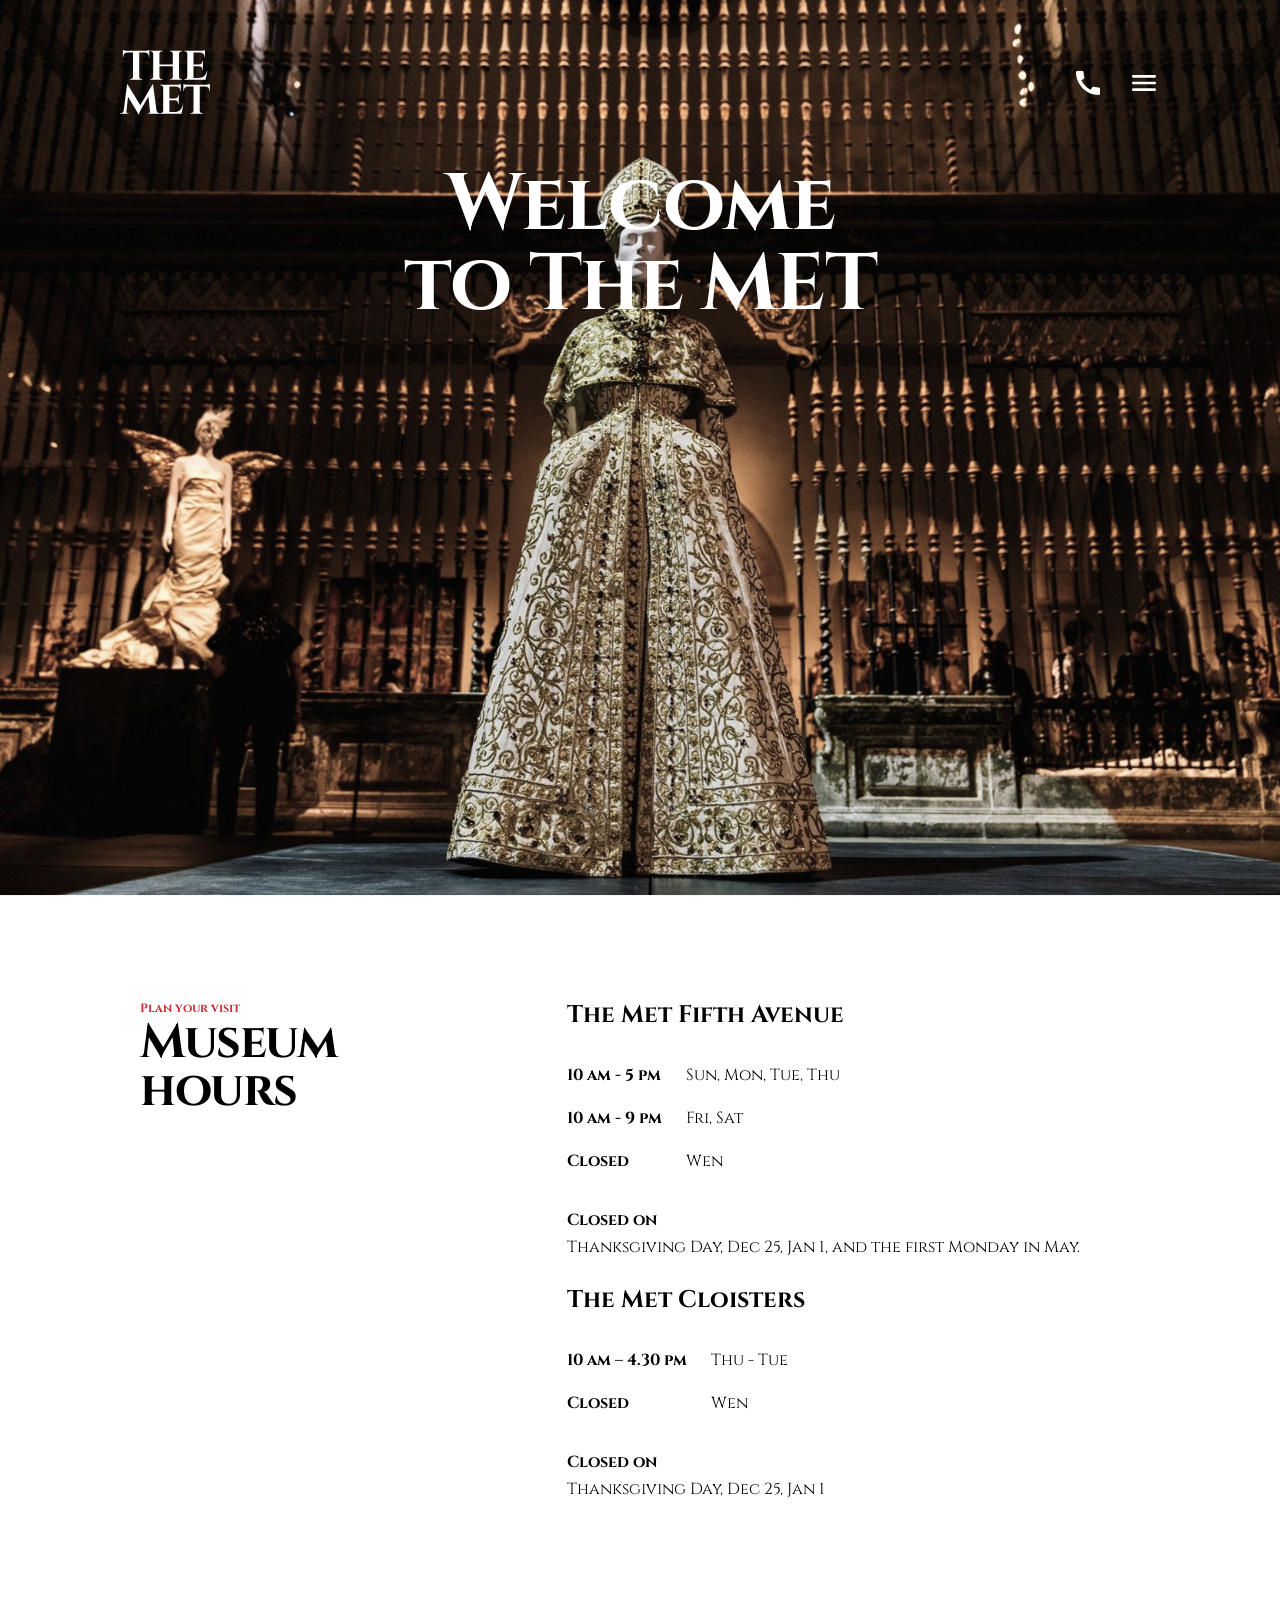
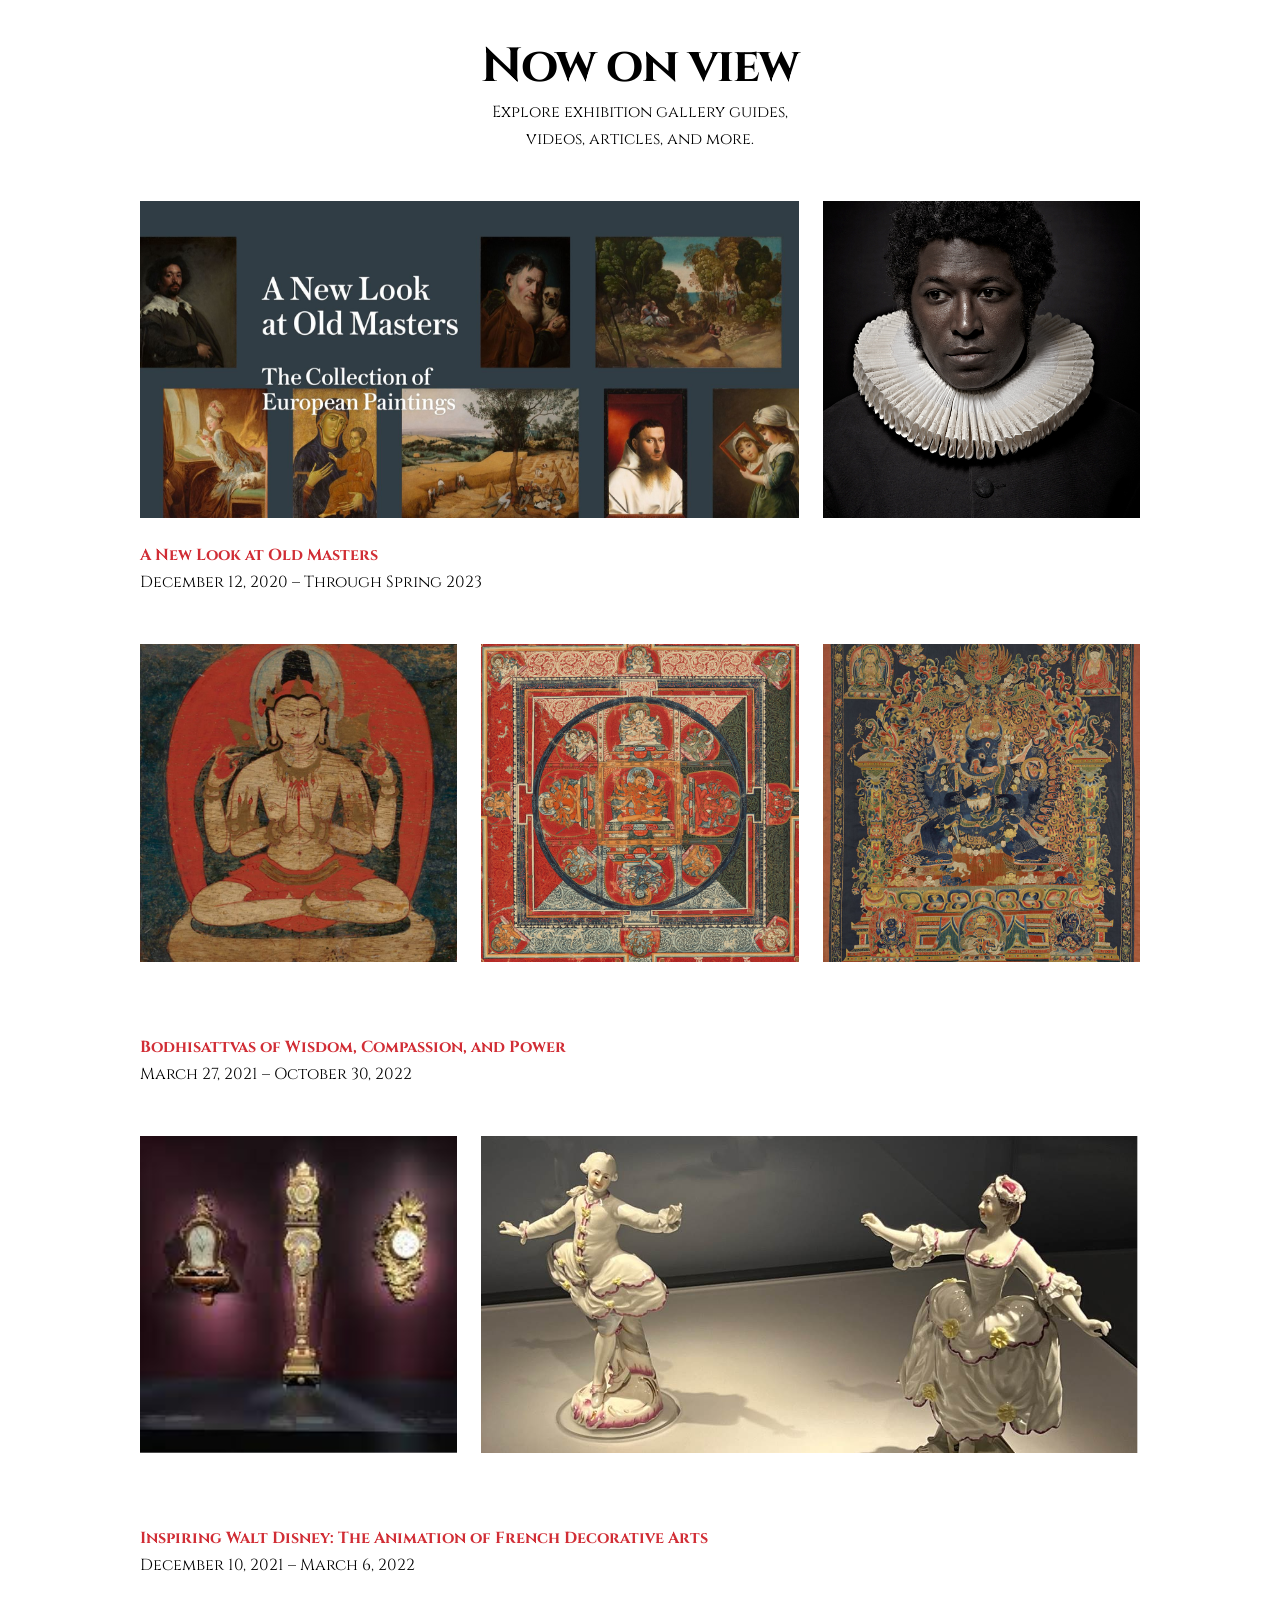
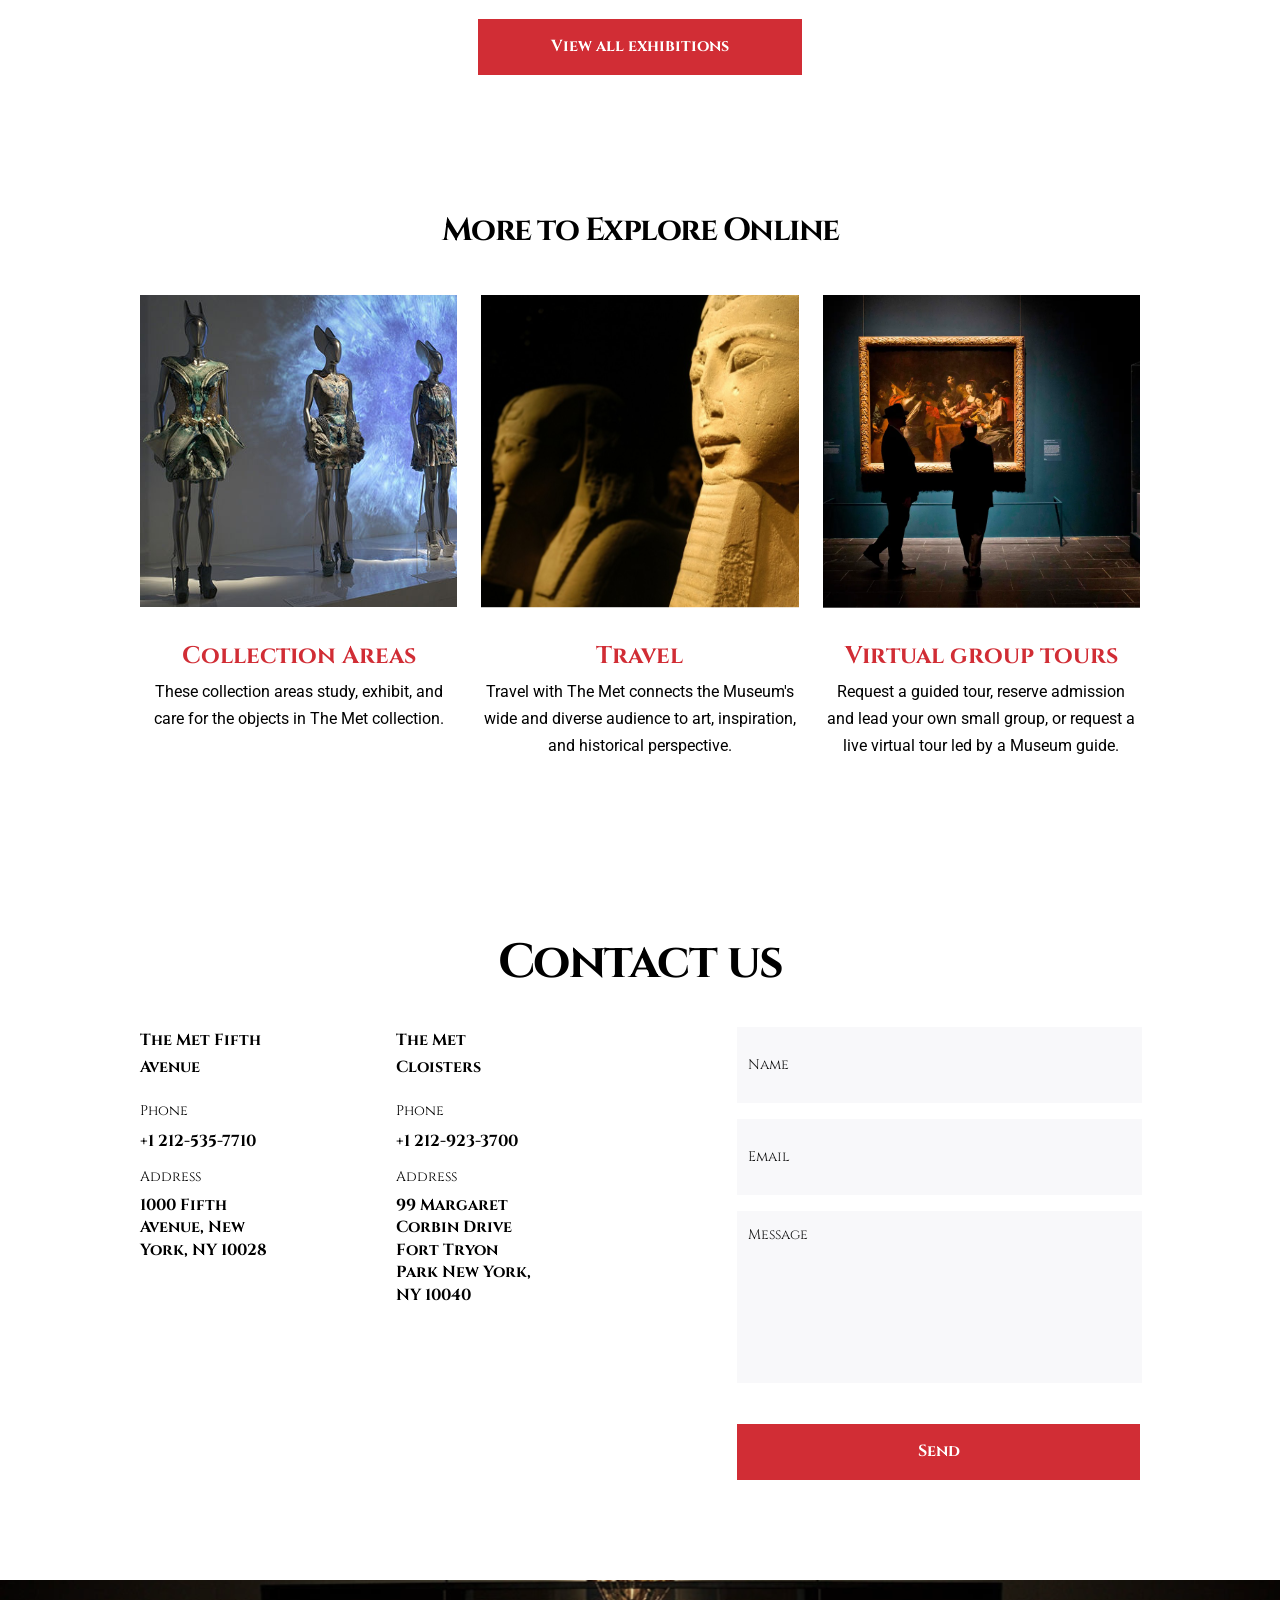
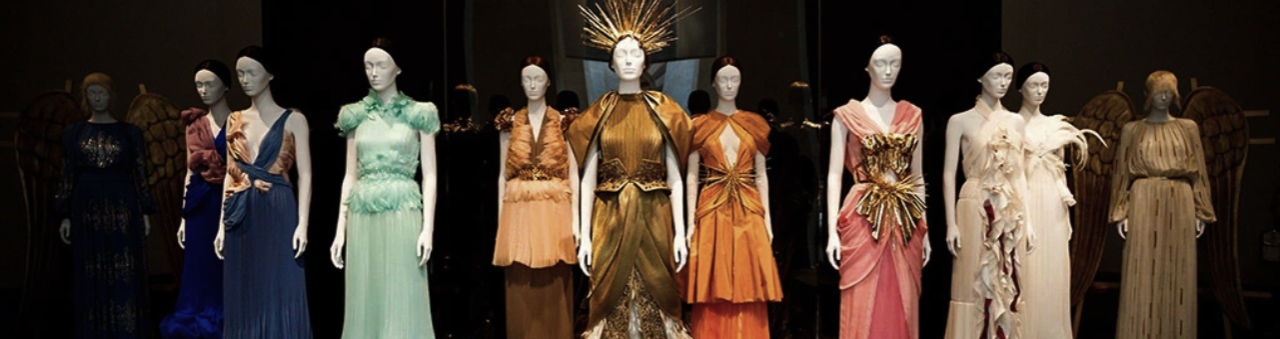
<file: index.html>
<!doctype html><html lang="en" class="page"><head><meta charset="utf-8"><meta name="viewport" content="width=device-width, initial-scale=1.0"><title>THE MET</title><link rel="icon" href="favicon.a04bbe25.svg"><link rel="preconnect" href="https://fonts.googleapis.com"><link rel="preconnect" href="https://fonts.gstatic.com" crossorigin><link href="https://fonts.googleapis.com/css2?family=Cinzel:wght@400..900&family=Roboto:ital,wght@0,100..900;1,100..900&display=swap" rel="stylesheet"><link rel="stylesheet" href="index.b463c191.css"><script src="index.cabb280d.js" defer></script></head><body class="page__body"> <header class="header"> <div class="top-bar"> <a href="#" class="top-bar__logo-link"> <img src="logo-img.a04bbe25.svg" class="top-bar__logo" alt="The Met logo"> </a> <div class="top-bar__icons"> <div class="icon icon--phone"> <a href="#" class="icon icon--phone--link"></a> <span class="icon--tooltip-text"> <a href="tel:+1 212-535-7710" class="icon--phone-number"> The Met Fifth Avenue <br> +1 212-535-7710 </a> <a href="tel:+1 212-923-3700" class="icon--phone-number"> The Met Cloisters <br> +1 212-923-3700 </a> </span> </div> <a href="#menu" class="icon icon--menu"></a> </div> </div> <h1 class="header__title">Welcome <br> to The MET </h1> </header> <aside class="menu page__menu" id="menu"> <div class="menu__top top-bar"> <a href="#" class="top-bar__logo"> <img src="logo-img.a04bbe25.svg" alt="The Met logo"> </a> <div class="top-bar__icons"> <a href="#" class="icon icon--close"></a> </div> </div> <div class="menu__content"> <nav class="menu__nav nav"> <ul class="nav__list"> <li class="nav__item"> <a class="nav__link" href="#">Home</a> </li> <li class="nav__item"> <a class="nav__link" href="#about-as">About As</a> </li> <li class="nav__item"> <a class="nav__link" href="#now-on-view">Now on view</a> </li> <li class="nav__item"> <a class="nav__link" href="#explore-online">Explore online</a> </li> <li class="nav__item"> <a class="nav__link" href="#contacts">Contacts</a> </li> <li class="nav__item"> <div class="menu__phone-number"> <a href="tel:+1 212-535-7710" class="phone-number"> The Met Fifth Avenue <br> +1 212-535-7710 </a> <a href="tel:+1 212-923-3700" class="phone-number"> The Met Cloisters <br> +1 212-923-3700 </a> <a href="tel:+1 212-535-7710" class="menu__call-to-order">call to order</a> </div> </li> </ul> </nav> </div> </aside> <main class="main"> <section class="about-as" id="about-as"> <div class="about-as__title"> <p class="comment">Plan your visit</p> <h2 class="section-title section-title--align--left">Museum hours</h2> </div> <div class="about-as__schedule"> <article class="schedule__body"> <h3 class="schedule__body__title">The Met Fifth Avenue</h3> <div class="schedule__body__open__block"> <div class="schedule__body__hours"> <p>10 am - 5 pm</p> <p>10 am - 9 pm</p> <p>Closed</p> </div> <div class="schedule__body__days"> <p>Sun, Mon, Tue, Thu</p> <p>Fri, Sat</p> <p>Wen</p> </div> </div> <div class="schedule__body__close"> <p class="schedule__body__close__title">Closed on</p> <p class="schedule__body__close__reason">Thanksgiving Day, Dec 25, Jan 1, and the first Monday in May.</p> </div> </article> <article class="schedule__body"> <h3 class="schedule__body__title">The Met Cloisters</h3> <div class="schedule__body__open__block"> <div class="schedule__body__hours"> <p>10 am – 4.30 pm</p> <p>Closed</p> </div> <div class="schedule__body__days"> <p>Thu - Tue</p> <p>Wen</p> </div> </div> <div class="schedule__body__close"> <p class="schedule__body__close__title">Closed on</p> <p class="schedule__body__close__reason">Thanksgiving Day, Dec 25, Jan 1</p> </div> </article> </div> </section> <section class="now-on-view" id="now-on-view"> <h2 class="section-title">Now on view</h2> <div class="section__text"> <p class="section__description">Explore exhibition gallery guides, videos, articles, and more.</p> </div> <div class="now-on-view__picture__block"> <div class="picture"> <div class="picture__photos"> <a class="picture__link picture__link--wide" href="#"> <img class="picture__photo picture__photo--1" src="picture-9.90fe3d80.svg" alt="picture"> </a> <a class="picture__link picture__link--square" href="#"> <img class="picture__photo picture__photo--2" src="picture-8.2ca5bf12.svg" alt="picture"> </a> </div> <div class="picture__description"> <h3>A New Look at Old Masters</h3> <p>December 12, 2020 – Through Spring 2023</p> </div> </div> <div class="now-on-view__picture__block"> <div class="picture__photos picture__photos--square-3"> <a class="picture__link picture__link--square" href="#"> <img class="picture__photo picture__photo--3" src="picture-7.02f44242.svg" alt="picture"> </a> <a class="picture__link picture__link--square" href="#"> <img class="picture__photo picture__photo--4" src="picture-6.2fc5017c.svg" alt="picture"> </a> <a class="picture__link picture__link--square" href="#"> <img class="picture__photo picture__photo--5" src="picture-10.a0d583aa.png" alt="picture"> </a> </div> <div class="picture__description"> <h3>Bodhisattvas of Wisdom, Compassion, and Power</h3> <p>March 27, 2021 – October 30, 2022</p> </div> </div> <div class="now-on-view__picture__block"> <div class="picture__photos"> <a class="picture__link picture__link--square" href="#"> <img class="picture__photo picture__photo--6" src="picture-4.e48a8b23.svg" alt="picture"> </a> <a class="picture__link picture__link--wide" href="#"> <img class="picture__photo picture__photo--7" src="picture-5.ec538145.svg" alt="picture"> </a> </div> <div class="picture__description"> <h3>Inspiring Walt Disney: The Animation of French Decorative Arts</h3> <p>December 10, 2021 – March 6, 2022</p> </div> </div> </div> <div class="now-on-view__button"> <a href="#" class="button__link"> View all exhibitions </a> </div> </section> <section class="explore-online" id="explore-online"> <h2 class="explore-online-title">More to Explore Online</h2> <div class="explore-online-block"> <div class="explore-online-block-1"> <div class="photos"> <a class="link" href="#"> <img class="photo" src="picture-3.aeee4a7e.svg" alt="picture"> </a> </div> <h3>Collection Areas</h3> <p>These collection areas study, exhibit, and care for the objects in The Met collection.</p> </div> <div class="explore-online-block-2"> <div class="photos"> <a class="link" href="#"> <img class="photo" src="picture-2.910d6be9.svg" alt="picture"> </a> </div> <h3>Travel</h3> <p>Travel with The Met connects the Museum's wide and diverse audience to art, inspiration, and historical perspective.</p> </div> <div class="explore-online-block-3"> <div class="photos"> <a class="link" href="#"> <img class="photo" src="picture-1.87c7dd17.svg" alt="picture"> </a> </div> <h3>Virtual group tours</h3> <p> Request a guided tour, reserve admission and lead your own small group, or request a live virtual tour led by a Museum guide.</p> </div> </div> </section> <section class="contacts" id="contacts"> <h2 class="section-title">Contact us</h2> <div class="contacts__blocks"> <div class="contacts__block-1"> <h3 class="contacts__location">The Met Fifth Avenue</h3> <p class="contacts__phone">Phone</p> <p class="contacts__number"><a class="contacts__number__link" href="tel:+1 212-535-7710">+1 212-535-7710</a></p> <p class="contacts__address">Address</p> <p class="contacts__info"> <a class="contacts__info__link" href="http://googleusercontent.com/maps.google.com/5" target="_blank"> 1000 Fifth Avenue, New York, NY 10028 </a> </p> </div> <div class="contacts__block-2"> <h3 class="contacts__location">The Met Cloisters</h3> <p class="contacts__phone">Phone</p> <p class="contacts__number"><a class="contacts__number__link" href="tel:+1 212-923-3700">+1 212-923-3700</a></p> <p class="contacts__address">Address</p> <p class="contacts__info"> <a class="contacts__info__link" href="http://googleusercontent.com/maps.google.com/3" target="_blank"> 99 Margaret Corbin Drive Fort Tryon Park New York, NY 10040 </a> </p> </div> <form onsubmit="this.reset(); return false;" action="/submit-form" method="post" class="contacts__form"> <div class="input__block"> <div> <input class="name" type="text" id="name" name="user_name" placeholder="Name" required> </div> <div> <input class="email" type="email" id="email" name="user_email" placeholder="Email"> </div> <div> <textarea class="message" id="message" name="user_message" placeholder="Message" rows="5"></textarea> </div> </div> <button class="contacts__form__button" type="submit">Send</button> </form> </div> </section> </main> </body><footer class="footer"> </footer></html>
</file>
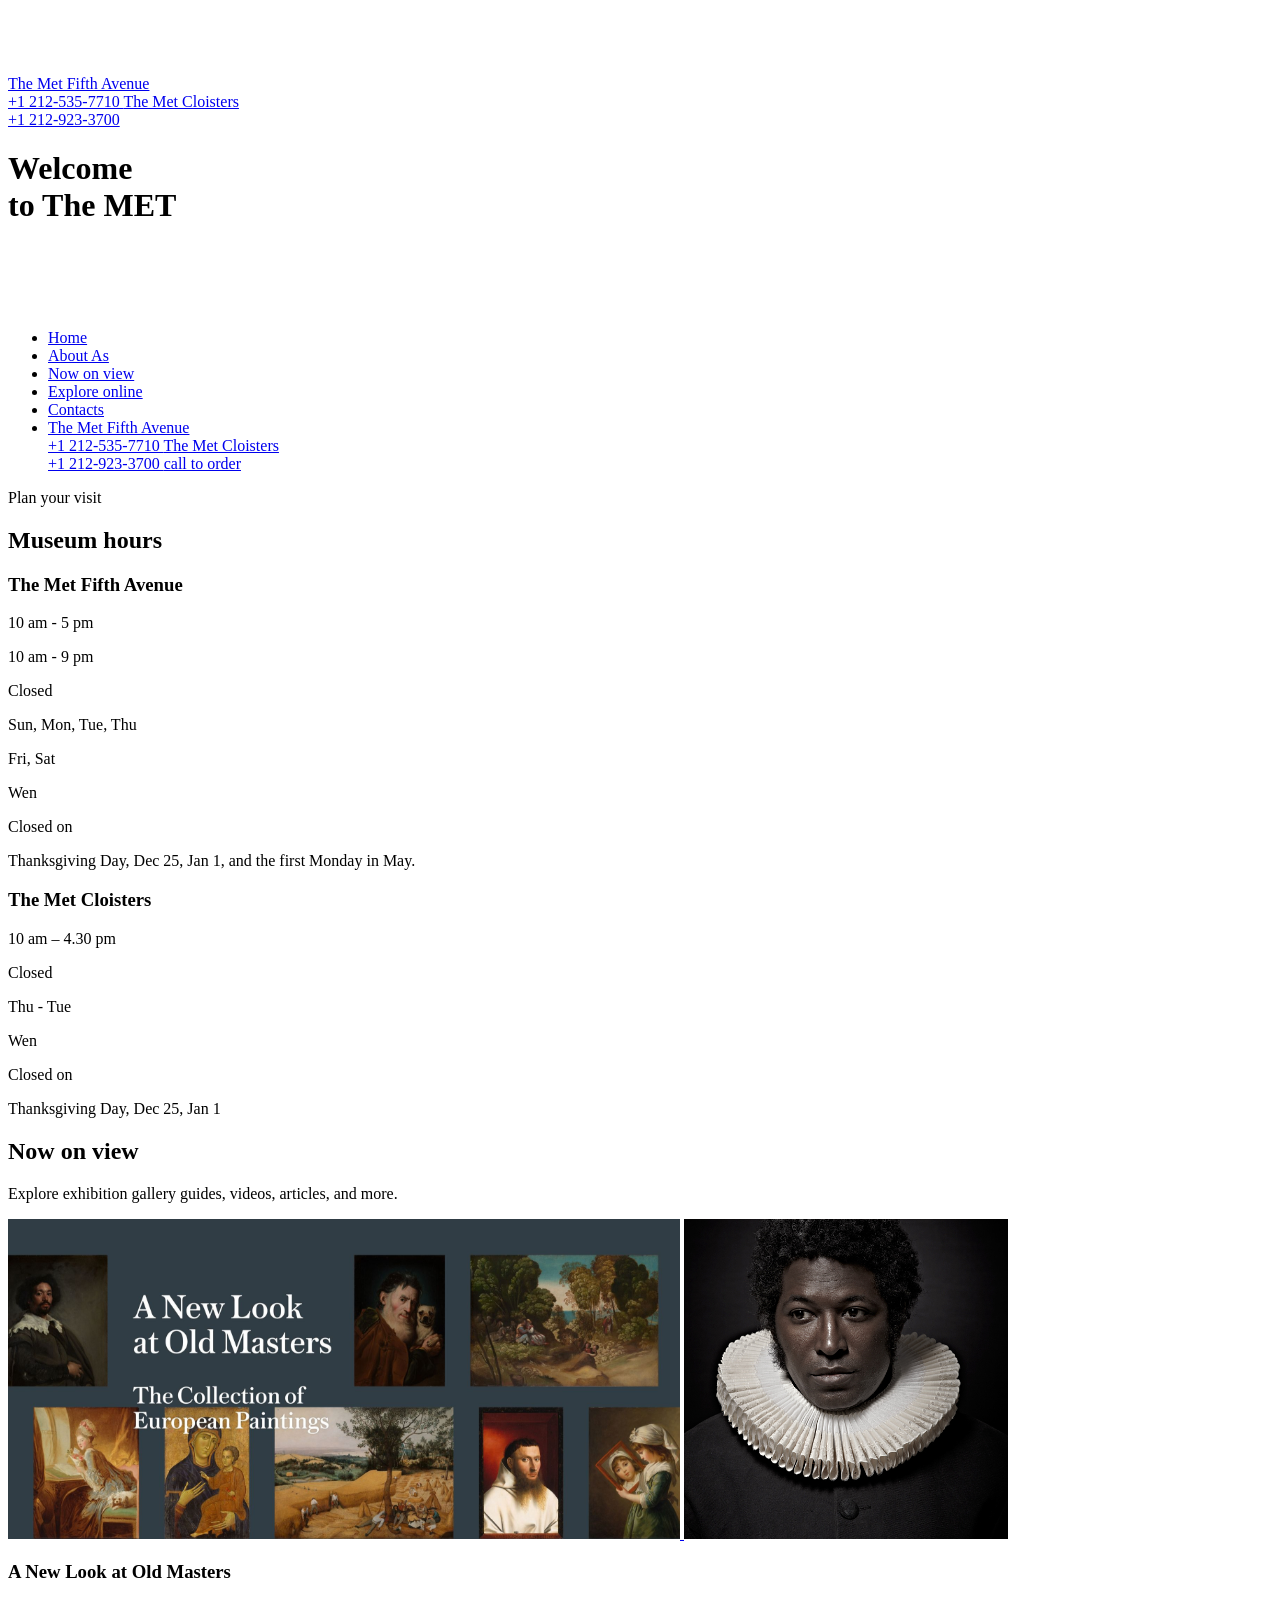
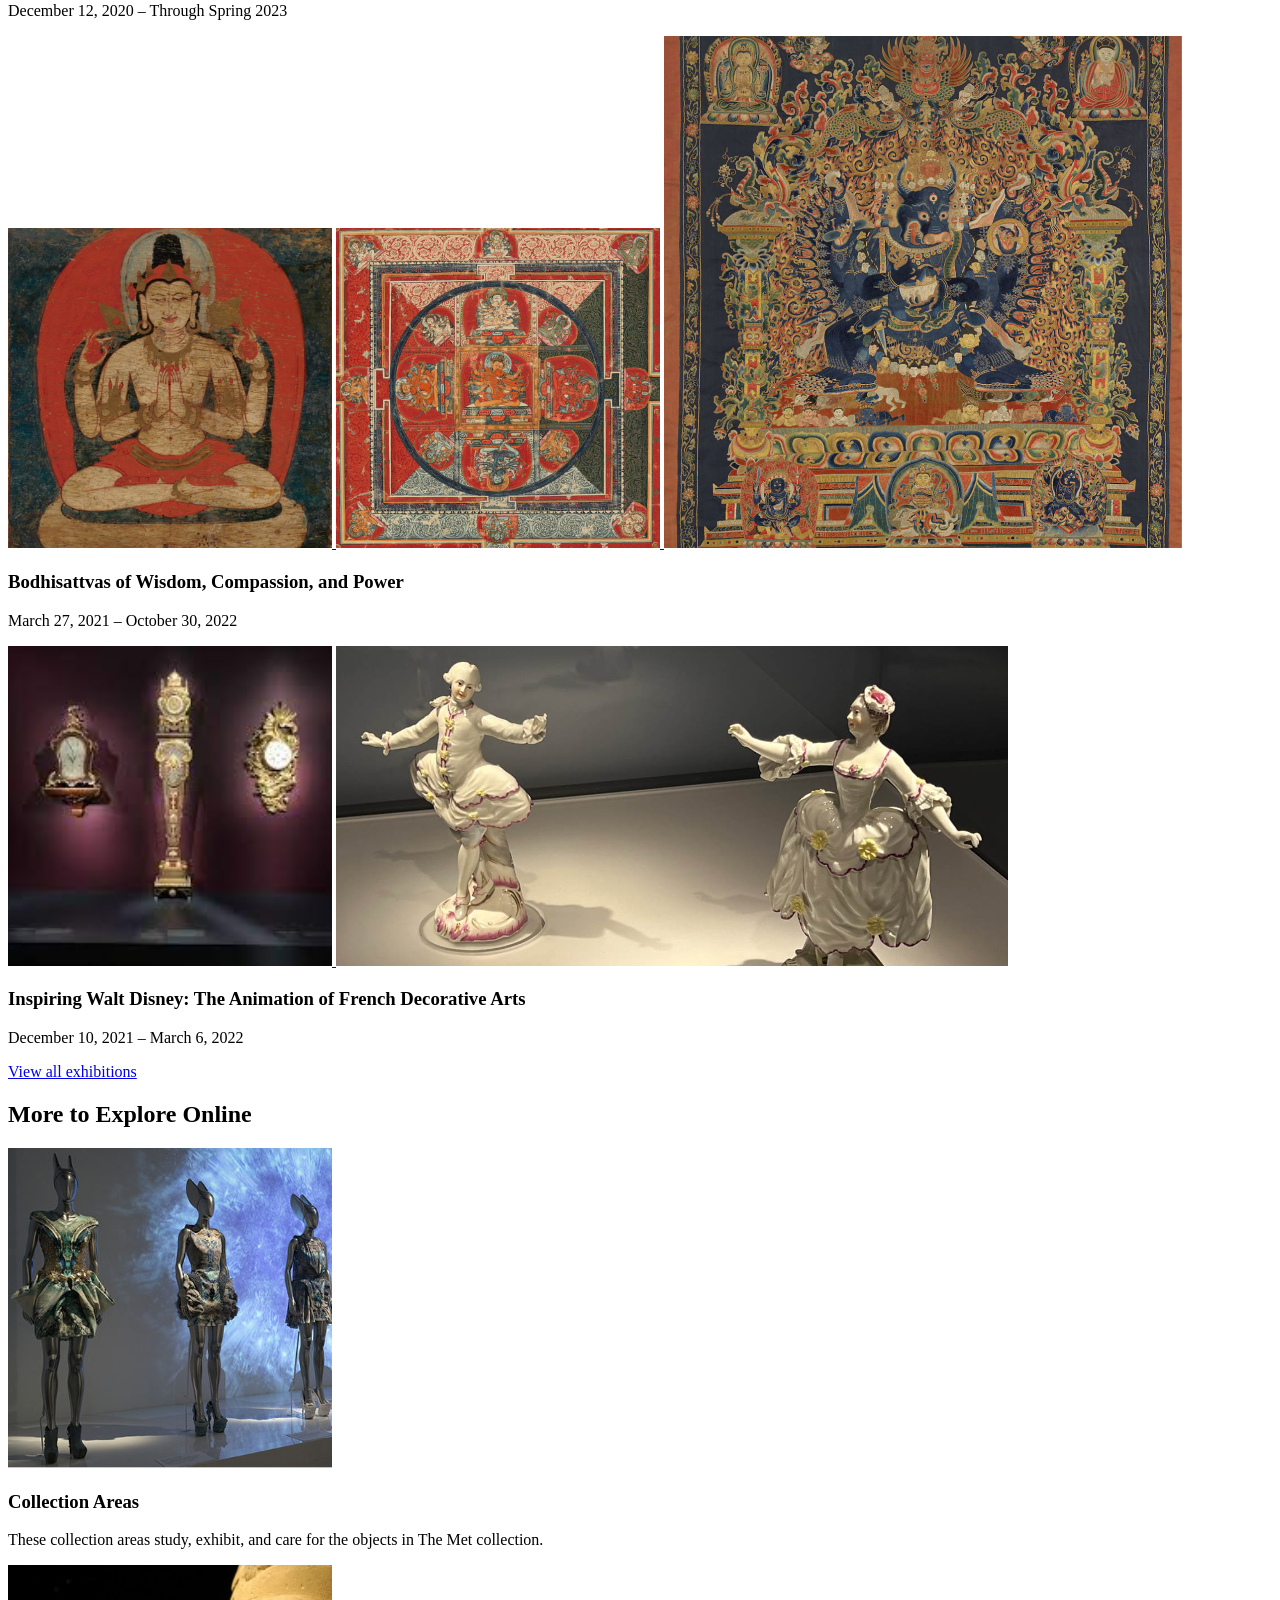
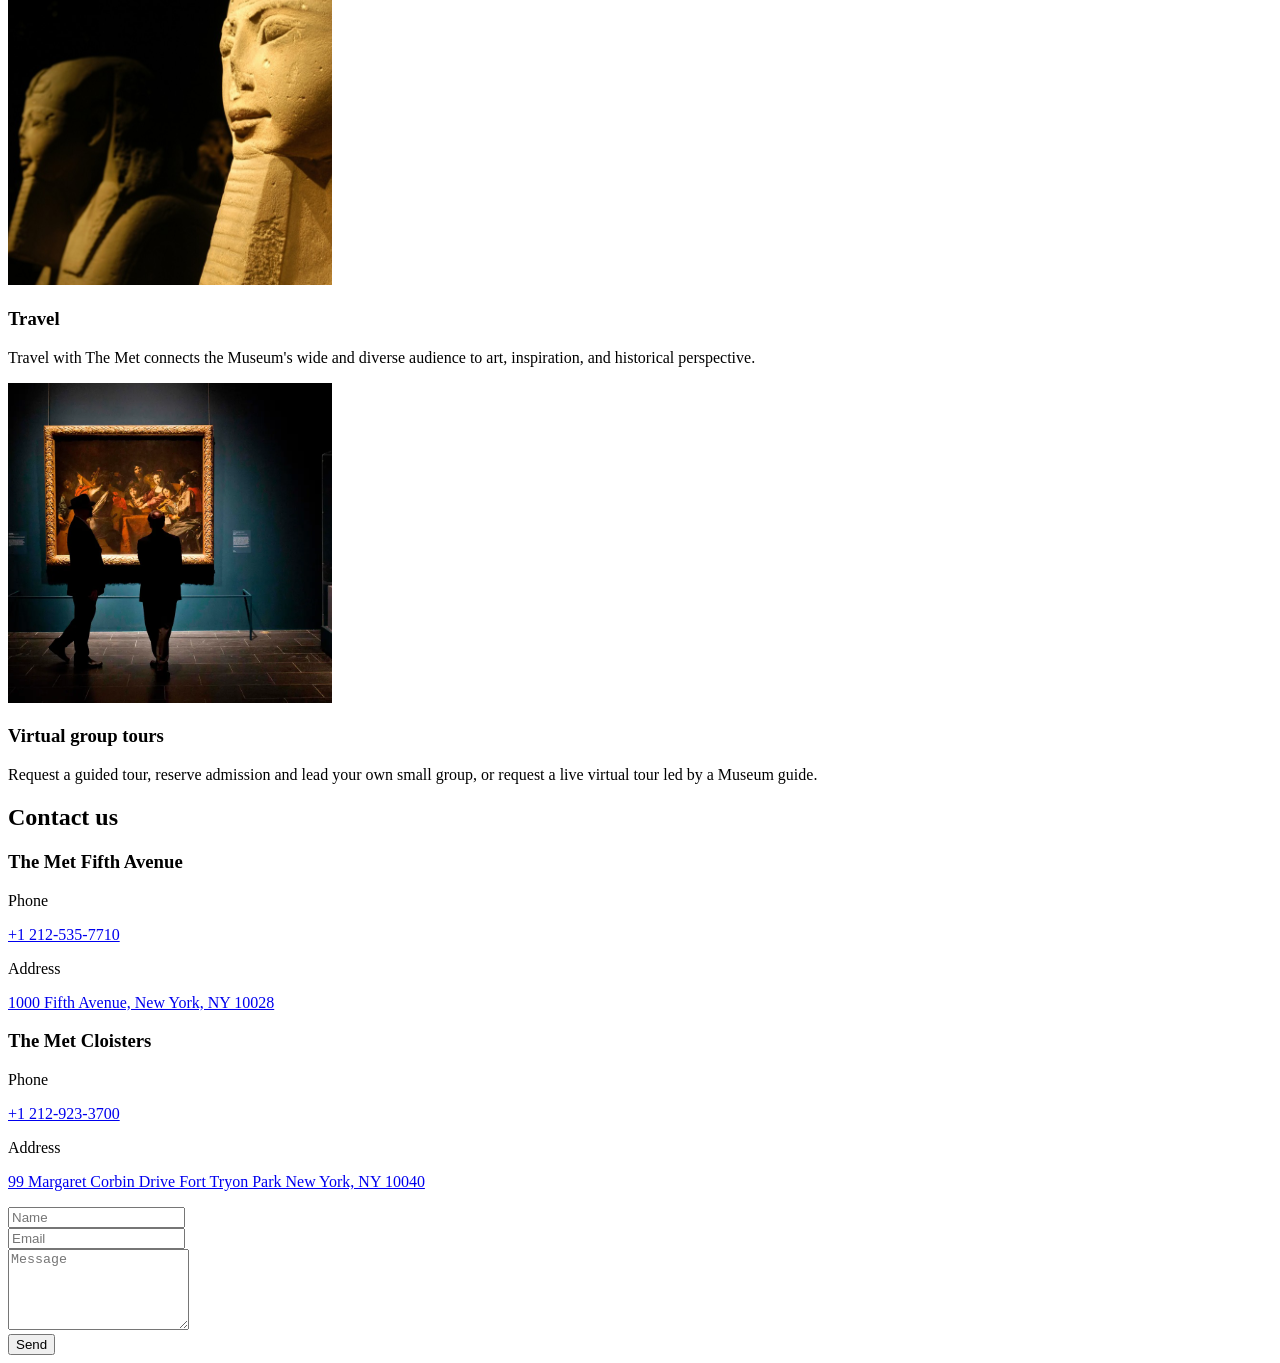
<file: src/index.html>
<!doctype html>
<html lang="en" class="page">
  <head>
    <meta charset="UTF-8" />
    <meta
      name="viewport"
      content="width=device-width, initial-scale=1.0"
    />
    <title>THE MET</title>
    <link rel="icon" href="./images/favicon.svg">
    <link rel="preconnect" href="https://fonts.googleapis.com">
    <link
    rel="preconnect"
    href="https://fonts.gstatic.com"
    crossorigin="anonymous"
  />
    <link href="https://fonts.googleapis.com/css2?family=Cinzel:wght@400..900&family=Roboto:ital,wght@0,100..900;1,100..900&display=swap" rel="stylesheet">
    <link
      rel="stylesheet"
      href="./styles/style.scss"
    />
    <script
      src="./scripts/main.js"
      defer
    ></script>
  </head>
  <body class="page__body">
    <header class="header">
      <div class="top-bar">
        <a href="#" class="top-bar__logo-link">
          <img src="./images/logo-img.svg"
          class="top-bar__logo"
          alt="The Met logo">
        </a>
        <div class="top-bar__icons">
          <div class="icon icon--phone">
            <a href="#" class="icon icon--phone--link "></a>
            <span class="icon--tooltip-text">
              <a href="tel:+1 212-535-7710" class="icon--phone-number">
                The Met Fifth Avenue
                <br>
                +1 212-535-7710
              </a>
              <a href="tel:+1 212-923-3700" class="icon--phone-number">
                  The Met Cloisters
                <br>
                  +1 212-923-3700
              </a>
            </span>
          </div>

          <a href="#menu" class="icon icon--menu"></a>
        </div>
      </div>
      <h1 class="header__title">Welcome <br>
         to The MET
      </h1>
    </header>

    <aside class="menu page__menu" id="menu">
      <div class="top-bar menu__top">
        <a href="#" class="top-bar__logo">
          <img src="./images/logo-img.svg" alt="The Met logo">
        </a>
        <div class="top-bar__icons">
          <a href="#" class="icon icon--close"></a>
        </div>
      </div>

      <div class="menu__content">
        <nav class="nav menu__nav">
          <ul class="nav__list">
            <li class="nav__item">
              <a class="nav__link" href="#">Home</a>
            </li>
            <li class="nav__item">
              <a class="nav__link" href="#about-as">About As</a>
            </li>
            <li class="nav__item">
              <a class="nav__link" href="#now-on-view">Now on view</a>
            </li>
            <li class="nav__item">
              <a class="nav__link" href="#explore-online">Explore online</a>
            </li>
            <li class="nav__item">
              <a class="nav__link" href="#contacts">Contacts</a>
            </li>
            <li class="nav__item">
              <div class="menu__phone-number">
                <a href="tel:+1 212-535-7710" class="phone-number">
                    The Met Fifth Avenue
                  <br>
                    +1 212-535-7710
                </a>
                <a href="tel:+1 212-923-3700" class="phone-number">
                    The Met Cloisters
                  <br>
                    +1 212-923-3700
                </a>
                <a href="tel:+1 212-535-7710" class="menu__call-to-order">call to order</a>
              </div>
            </li>
          </ul>
        </nav>
      </div>
    </aside>

    <main class="main">
      <section class="about-as" id="about-as">
        <div class="about-as__title">
          <p class="comment">Plan your visit</p>
          <h2 class="section-title section-title--align--left">Museum hours</h2>
        </div>
        <div class="about-as__schedule">
          <article class="schedule__body">
            <h3 class="schedule__body__title">The Met Fifth Avenue</h3>
            <div class=" schedule__body__open__block">
              <div class="schedule__body__hours">
                <p>10 am - 5 pm</p>
                <p>10 am - 9 pm</p>
                <p>Closed</p>
              </div>
              <div class="schedule__body__days">
                <p>Sun, Mon, Tue, Thu</p>
                <p>Fri, Sat</p>
                <p>Wen</p>
              </div>
            </div>
            <div class="schedule__body__close">
              <p class="schedule__body__close__title">Closed on</p>
              <p class="schedule__body__close__reason">Thanksgiving Day, Dec 25, Jan 1, and the first Monday in May.</p>
            </div>
          </article>
          <article class="schedule__body">
            <h3 class="schedule__body__title">The Met Cloisters</h3>
            <div class=" schedule__body__open__block">
              <div class="schedule__body__hours">
                <p>10 am – 4.30 pm</p>
                <p>Closed</p>
              </div>
              <div class="schedule__body__days">
                <p>Thu - Tue</p>
                <p>Wen</p>
              </div>
            </div>
            <div class="schedule__body__close">
              <p class="schedule__body__close__title">Closed on</p>
              <p class="schedule__body__close__reason">Thanksgiving Day, Dec 25, Jan 1</p>
            </div>
          </article>
        </div>
      </section>

      <section class="now-on-view" id="now-on-view">
        <h2 class="section-title">Now on view</h2>
        <div class="section__text">
          <p class="section__description">Explore exhibition gallery guides, videos, articles, and more.</p>
        </div>
        <div class="now-on-view__picture__block">
          <div class="picture">
            <div class="picture__photos">
              <a class=" picture__link picture__link--wide" href="#">
                <img class="picture__photo picture__photo--1"
                src="./images/picture-9.svg"
                alt="picture">
              </a>
              <a class=" picture__link picture__link--square" href="#">
                <img class="picture__photo picture__photo--2"
                src="./images/picture-8.svg"
                alt="picture">
              </a>
            </div>
            <div class="picture__description">
              <h3 >A New Look at Old Masters</h3>
              <p >December 12, 2020 – Through Spring 2023</p>
            </div>
          </div>
          <div class="now-on-view__picture__block">
            <div class="picture__photos picture__photos--square-3">
              <a class=" picture__link picture__link--square" href="#">
                <img class="picture__photo picture__photo--3 "
                src="./images/picture-7.svg"
                alt="picture">
              </a>
              <a class=" picture__link picture__link--square" href="#">
                <img class="picture__photo picture__photo--4"
                 src="./images/picture-6.svg"
                 alt="picture">
              </a>
              <a class=" picture__link picture__link--square" href="#">
                <img class="picture__photo picture__photo--5"
                src="./images/picture-10.png"
                alt="picture">
              </a>
            </div>
            <div class="picture__description">
              <h3>Bodhisattvas of Wisdom, Compassion, and Power</h3>
              <p>March 27, 2021 – October 30, 2022</p>
            </div>
          </div>
          <div class="now-on-view__picture__block">
            <div class="picture__photos">
              <a class="picture__link picture__link--square" href="#">
                <img class="picture__photo picture__photo--6"
                src="./images/picture-4.svg"
                alt="picture">
              </a>
              <a class="picture__link picture__link--wide" href="#">
                <img class="picture__photo picture__photo--7"
                src="./images/picture-5.svg"
                alt="picture">
              </a>
            </div>
            <div class="picture__description">
              <h3>Inspiring Walt Disney: The Animation of French Decorative Arts</h3>
              <p>December 10, 2021 – March 6, 2022</p>
            </div>
          </div>
        </div>
        <div class="now-on-view__button">
          <a href="#" class="button__link">
            View all exhibitions
          </a>
        </div>
      </section>

      <section class="explore-online" id="explore-online">
        <h2 class="explore-online-title">More to Explore Online</h2>
        <div class="explore-online-block">
          <div class="explore-online-block-1">
            <div class="photos">
              <a class="link" href="#">
                <img class="photo"
                src="./images/picture-3.svg"
                alt="picture">
              </a>
            </div>
            <h3>Collection Areas</h3>
            <p>These collection areas study, exhibit, and care for the objects in The Met collection.</p>
          </div>
          <div class="explore-online-block-2">
            <div class="photos">
              <a class="link" href="#">
                <img class="photo"
                src="./images/picture-2.svg"
                alt="picture">
              </a>
            </div>
            <h3>Travel</h3>
            <p>Travel with The Met connects the Museum's wide and diverse audience to art, inspiration, and historical perspective.</p>
          </div>
          <div class="explore-online-block-3">
            <div class="photos">
              <a class="link" href="#">
                <img class="photo"
                src="./images/picture-1.svg"
                alt="picture">
              </a>
            </div>
            <h3>Virtual group tours</h3>
            <p> Request a guided tour, reserve admission and lead your own small group, or request a live virtual tour led by a Museum guide.</p>
          </div>
        </div>
      </section>

      <section class="contacts" id="contacts">
        <h2 class="section-title">Contact us</h2>
        <div class="contacts__blocks">
          <div class="contacts__block-1">
            <h3 class="contacts__location">The Met Fifth Avenue</h3>
            <p class="contacts__phone">Phone</p>
            <p class="contacts__number"><a class="contacts__number__link" href="tel:+1 212-535-7710">+1 212-535-7710</a></p>
            <p class="contacts__address">Address</p>
            <p class="contacts__info">
              <a  class="contacts__info__link"
              href="http://googleusercontent.com/maps.google.com/5"
              target="_blank">
                1000 Fifth Avenue, New York, NY 10028
              </a>
            </p>
          </div>
          <div class="contacts__block-2">
            <h3 class="contacts__location">The Met Cloisters</h3>
            <p class="contacts__phone">Phone</p>
            <p class="contacts__number"><a class="contacts__number__link" href="tel:+1 212-923-3700">+1 212-923-3700</a></p>
            <p class="contacts__address">Address</p>
            <p class="contacts__info">
              <a class="contacts__info__link"
              href="http://googleusercontent.com/maps.google.com/3"
              target="_blank">
                99 Margaret Corbin Drive
                Fort Tryon Park
                New York, NY 10040
              </a>
            </p>
          </div>
          <form onsubmit="this.reset(); return false;" action="/submit-form"
          method="POST"
          class="contacts__form">
            <div class="input__block">
              <div >
                <input class="name" type="text"
                id="name"
                name="user_name"
                placeholder="Name"
                required>
              </div>

              <div >
                <input class="email"
                type="email"
                id="email"
                name="user_email"
                placeholder="Email">
              </div>
              <div >
                <textarea class="message"
                id="message"
                name="user_message"
                placeholder="Message"
                rows="5"></textarea>
              </div>
            </div>
            <button class="contacts__form__button" type="submit">Send</button>
          </form>
        </div>
      </section>
    </main>
  </body>

  <footer class="footer">
  </footer>
</html>
</file>
<file: index.b463c191.css>
.page{scroll-behavior:smooth;font-family:Cinzel,sans-serif;font-size:16px;line-height:27px}.page__body{min-width:320px;margin:0}.page__menu{opacity:0;pointer-events:none;transition:all .3s;position:fixed;top:0;left:0;right:0;transform:translate(-100%)}.page__menu:target{opacity:1;pointer-events:all;transform:translate(0)}.page img{transition:transform .3s ease-in-out;display:block}.page img:hover{z-index:10;transform:scale(1.03)}.header{box-sizing:border-box;background-image:url(header-bg.e71db026.svg);background-position:50%;background-size:cover;-ms-flex-direction:column;flex-direction:column;height:100vh;display:-ms-flexbox;display:flex}.header__title{color:#fff;text-align:center;letter-spacing:-1.5px;margin:25vh auto;font-size:40px;font-weight:700;line-height:100%}@media (min-width:744px){.header__title{margin:0 72px;font-size:64px;line-height:64px}}@media (min-width:1260px){.header__title{margin:0 120px;font-size:80px;line-height:80px}}.header__bottom{padding-bottom:40px}.top-bar{-ms-flex-pack:justify;justify-content:space-between;-ms-flex-align:center;align-items:center;padding:25px 20px;display:-ms-flexbox;display:flex}@media (min-width:744px){.top-bar{padding:64px 72px}}@media (min-width:1260px){.top-bar{padding:50px 120px}}.top-bar__icons{gap:24px;display:-ms-flexbox;display:flex}.top-bar__logo-link{display:-ms-flexbox;display:flex}.top-bar__logo img{object-fit:contain;width:100%;height:100%;display:block}.top-bar__icons{-ms-flex-align:center;align-items:center;display:-ms-flexbox;display:flex}.icon{background-position:50%;background-size:contain;width:24px;height:24px;transition:transform .3s;display:block}.icon:hover{transform:scale(1.2)}@media (min-width:576px){.icon{width:32px;height:32px}}.icon--menu{background-image:url(icon-burger-menu.a4100c4c.svg);background-repeat:no-repeat}.icon--menu:hover{background-image:url(icon-burger-menu-hover.fd4b4010.svg)}.icon--tooltip-text{visibility:hidden;opacity:0;white-space:nowrap;margin-right:10px;position:absolute;top:50%;right:100%;transform:translateY(-50%)}.icon--phone{background-image:url(icon-phone.09dc04d8.svg);background-repeat:no-repeat;position:relative}.icon--phone-number{color:#fff;font-weight:700;font-style:Bold;text-transform:uppercase;text-align:right;padding-bottom:8px;font-size:16px;line-height:27px;text-decoration:none;display:block}@media (min-width:1260px){.icon--phone:hover .icon--tooltip-text{visibility:visible;opacity:1}}.icon--close{background-image:url(icon-close.112418df.svg);background-repeat:no-repeat}.page:has(.page__menu:target){overflow:hidden}.menu{box-sizing:border-box;text-transform:uppercase;font-weight:700px;background-color:#ca2a2a;height:100vh;overflow:auto}.menu__nav{margin-bottom:32px}.menu__content{padding-left:20px;padding-right:20px}@media (min-width:744px){.menu__content{padding-left:72px;padding-right:72px}}@media (min-width:1260px){.menu__content{padding-left:121px;padding-right:121px}}.menu__phone-number{margin-bottom:16px;padding:0}@media (min-width:1260px){.menu__phone-number{margin-top:16px}}.menu__top{z-index:1;margin-bottom:22px;position:sticky;top:0}@media (min-width:744px){.menu__top{margin-bottom:0}}@media (min-width:1260px){.menu__top{margin-bottom:0}}.menu__call-to-order{letter-spacing:2px;color:#fff;border-bottom:1px solid #fff;width:fit-content;margin-top:16px;font-size:12px;font-weight:700;line-height:16px;text-decoration:none;display:block}.phone-number{color:#fff;margin-bottom:8px;font-size:16px;font-weight:700;line-height:27px;text-decoration:none;display:block}.top-bar__logo{height:46px;transition:transform .3s}@media (min-width:744px){.top-bar__logo{height:65px}}@media (min-width:1260px){.top-bar__logo{height:65px}}.top-bar__logo:hover{transform:scale(1.2)}.nav__link{color:#fff;font-size:22px;font-weight:700;text-decoration:none;position:relative}.nav__link:after{content:"";transform-origin:0;background-color:#fff;width:100%;height:1px;transition:transform .3s;display:block;position:absolute;bottom:-8px;transform:scale(0)}.nav__link:hover:after{transform:scale(1)}.nav__list{letter-spacing:2px;-ms-flex-direction:column;flex-direction:column;gap:32px;margin:0;padding:0;line-height:22px;list-style:none;display:-ms-flexbox;display:flex}.section-title{letter-spacing:-1.5px;text-align:center;margin:0 0 32px;font-size:32px;font-weight:700;line-height:32px}.section-title--align--left{text-align:left}@media (min-width:744px){.section-title{font-size:48px;line-height:48px}}@media (min-width:1260px){.section-title{font-size:48px;line-height:48px}}.main{row-gap:100px;margin:0 20px;padding-top:100px;padding-bottom:100px;display:grid}@media (min-width:744px){.main{row-gap:140px;margin:0 72px;padding-top:140px;padding-bottom:140px}}@media (min-width:1260px){.main{row-gap:140px;margin:0 140px;padding-top:100px;padding-bottom:100px}}.comment{color:#d12d35;text-align:left;margin-top:0;margin-bottom:2px;font-size:12px;font-weight:700;line-height:140%}.about-as{--columns:2;grid-template-columns:repeat(var(--columns),1fr);column-gap:20px;display:grid}@media (min-width:744px){.about-as{--columns:6;column-gap:24px}}@media (min-width:1260px){.about-as{--columns:12;column-gap:24px}}.about-as__title{grid-column:1/-1}@media (min-width:744px){.about-as__title{grid-column:1/3}}@media (min-width:1260px){.about-as__title{grid-column:1/5}}.about-as__schedule{grid-column:1/-1;row-gap:24px;display:grid}@media (min-width:744px){.about-as__schedule{grid-column:4/-1}}@media (min-width:1260px){.about-as__schedule{grid-column:6/-1}}.schedule__body__title{margin:0 0 16px;font-size:24px;font-weight:700;line-height:30px}.schedule__body__open__block{gap:24px;margin:0 0 16px;display:-ms-flexbox;display:flex}.schedule__body__hours{margin:0;font-size:16px;font-weight:700;line-height:27px}.schedule__body__days{font-weight:400;font-style:Regular;margin:0;font-size:16px;line-height:27px}.schedule__body__close__title{margin:0;font-size:16px;font-weight:700;line-height:27px}.schedule__body__close__reason{font-weight:400;font-style:Regular;margin:0;font-size:16px;line-height:27px}.explore-online-title{letter-spacing:-1.5px;text-align:center;margin:0 0 40px;font-size:32px;font-weight:700;line-height:32px}@media (min-width:744px){.explore-online-title{margin-bottom:48px}}@media (min-width:1260px){.explore-online-title{margin-bottom:48px}}.explore-online-block{--columns:2;grid-template-columns:repeat(var(--columns),1fr);column-gap:20px;display:grid}.explore-online-block h3{letter-spacing:0;color:#d12d35;margin:24px 0 4px;font-size:24px;font-weight:700;line-height:140%}@media (min-width:744px){.explore-online-block h3{margin-top:32px}}@media (min-width:1260px){.explore-online-block h3{margin-top:32px}}.explore-online-block p{letter-spacing:0;margin:0 0 48px;font-family:Roboto,sans-serif;font-size:16px;font-weight:400;line-height:27px}@media (min-width:1260px){.explore-online-block p{margin-bottom:40px}}@media (min-width:744px){.explore-online-block{--columns:6;column-gap:24px}}@media (min-width:1260px){.explore-online-block{--columns:12;column-gap:24px}}.explore-online-block-1{text-align:center;grid-column:1/-1}@media (min-width:744px){.explore-online-block-1{grid-column:2/-2}}@media (min-width:1260px){.explore-online-block-1{grid-column:span 4}}.explore-online-block-2{text-align:center;grid-column:1/-1}@media (min-width:744px){.explore-online-block-2{grid-column:2/-2}}@media (min-width:1260px){.explore-online-block-2{grid-column:span 4}}.explore-online-block-3{text-align:center;grid-column:1/-1}@media (min-width:744px){.explore-online-block-3{grid-column:2/-2}}@media (min-width:1260px){.explore-online-block-3{grid-column:span 4}}.photo{object-fit:cover;width:100%;height:100%}.now-on-view__picture__block{row-gap:48px;display:grid}.now-on-view p{font-weight:400;font-style:Regular;letter-spacing:0;text-align:center;margin:0 0 48px;font-size:16px;line-height:27px}.section-title{margin-bottom:8px!important}.section__text{width:280px;margin:0 auto;display:-ms-flexbox;display:flex}@media (min-width:744px){.section__text{width:392px}}@media (min-width:1260px){.section__text{width:325px}}.button__link{color:#fff;letter-spacing:0;text-align:center;background-color:#d12d35;-ms-flex-pack:center;justify-content:center;-ms-flex-align:center;align-items:center;width:100%;height:56px;margin:40px auto 0;font-size:16px;font-weight:700;line-height:27px;text-decoration:none;display:-ms-flexbox;display:flex}.button__link:visited{background-color:#eb343d}.button__link:hover{background-color:#ae1c23}@media (min-width:744px){.button__link{max-width:392px}}@media (min-width:1260px){.button__link{max-width:324px}}.picture__photos,.picture__photos--square-3{--columns:2;grid-template-columns:repeat(var(--columns),1fr);column-gap:20px;margin:0 0 24px;display:grid}@media (min-width:320px){.picture__photos--square-3{--columns:3}}@media (min-width:744px){.picture__photos{--columns:6;column-gap:24px}}@media (min-width:1260px){.picture__photos{--columns:12;column-gap:24px}}.picture__link{position:relative}.picture__link--wide{grid-column:span 1}@media (min-width:744px){.picture__link--wide{grid-column:span 4}}@media (min-width:1260px){.picture__link--wide{grid-column:span 8}}.picture__link--square{grid-column:span 1;height:0;padding-bottom:100%}@media (min-width:744px){.picture__link--square{grid-column:span 2}}@media (min-width:1260px){.picture__link--square{grid-column:span 4}}.picture__photo{object-fit:cover;width:100%;height:100%;position:absolute}.picture__photo--1{object-position:30% 25%}.picture__photo--7{object-position:right}.picture__description h3{letter-spacing:0;color:#d12d35;margin:0;font-size:16px;font-weight:700;line-height:27px}.picture__description p{text-align:left;margin:0}.footer{z-index:-1;background-image:url(footer-bg.7bb86524.svg);background-position:50%;background-size:cover;-ms-flex-direction:column;flex-direction:column;width:100%;min-height:180px;display:-ms-flexbox;display:flex}@media (min-width:744px){.footer{min-height:359px}}@media (min-width:1260px){.footer{min-height:359px}}.contacts__blocks{--columns:2;grid-template-columns:repeat(var(--columns),1fr);-ms-flex-pack:center;justify-content:center;-ms-flex-align:start;align-items:start;column-gap:20px;margin-top:40px;display:grid}@media (min-width:744px){.contacts__blocks{--columns:6;column-gap:24px}}@media (min-width:1260px){.contacts__blocks{--columns:12;column-gap:24px}}.contacts__block-1{grid-column:1/-1}@media (min-width:744px){.contacts__block-1{grid-column:1/3}}@media (min-width:1260px){.contacts__block-1{grid-column:1/3}}.contacts__block-2{grid-column:1/-1}@media (min-width:744px){.contacts__block-2{grid-column:1/3}}@media (min-width:1260px){.contacts__block-2{grid-column:4/6}}.contacts__form{grid-column:1/-1}@media (min-width:744px){.contacts__form{grid-area:1/4/span 2/-1}}@media (min-width:1260px){.contacts__form{grid-column:8/-1}}.contacts__location{letter-spacing:0;margin:0 0 16px;font-size:16px;font-weight:700;line-height:27px}.contacts__phone{font-weight:400;font-style:Regular;letter-spacing:0;margin:0 0 4px;font-size:14px;line-height:27px}.contacts__number{letter-spacing:0;margin:0 0 8px;font-size:16px;font-weight:700;line-height:27px}.contacts__number__link{color:#000;text-decoration:none}.contacts__address{font-weight:400;font-style:Regular;letter-spacing:0;margin:0 0 4px;font-size:14px;line-height:27px}.contacts__info{letter-spacing:0;margin:0 0 48px;font-family:Cinzel,sans-serif;font-size:16px;font-weight:700;line-height:140%}.contacts__info__link{color:#000;text-decoration:none}.section-title{grid-column:1/-1;margin:0 0 48px}.input__block{margin-right:20px}.contacts__form__button{color:#fff;letter-spacing:0;text-align:center;background-color:#d12d35;border:none;-ms-flex-pack:center;justify-content:center;-ms-flex-align:center;align-items:center;width:100%;height:56px;font-family:Cinzel,sans-serif;font-size:16px;font-weight:700;line-height:27px;text-decoration:none;display:-ms-flexbox;display:flex}.contacts__form__button:visited{background-color:#eb343d}.contacts__form__button:hover{background-color:#ae1c23}.name{color:#7e7e83;font-family:Cinzel,sans-serif;font-weight:400;font-style:Regular;letter-spacing:0;background-color:#f8f8fa;border:none;width:100%;height:48px;margin:0 0 16px;padding:14px 11px;font-size:14px;line-height:20px}.name:hover{color:#161616;border:1px solid #d5d7de}.name:focus{color:#161616;border:1px solid #161616}.name::placeholder{color:#161616}.name::placeholder{color:#161616}.email{font-family:Cinzel,sans-serif;font-weight:400;font-style:Regular;letter-spacing:0;background-color:#f8f8fa;border:none;width:100%;height:48px;margin:0 0 16px;padding:14px 11px;font-size:14px;line-height:20px}.email:hover{color:#161616;border:1px solid #d5d7de}.email:focus{color:#161616;border:1px solid #161616}.email::placeholder{color:#161616}.email::placeholder{color:#161616}.message{font-family:Cinzel,sans-serif;font-weight:400;font-style:Regular;letter-spacing:0;resize:none;background-color:#f8f8fa;border:none;width:100%;height:144px;margin:0 0 32px;padding:14px 11px;font-size:14px;line-height:20px}.message:hover{color:#161616;border:1px solid #d5d7de}.message:focus{color:#161616;border:1px solid #161616}.message::placeholder{color:#161616}.message::placeholder{color:#161616}
/*# sourceMappingURL=index.b463c191.css.map */
</file>
